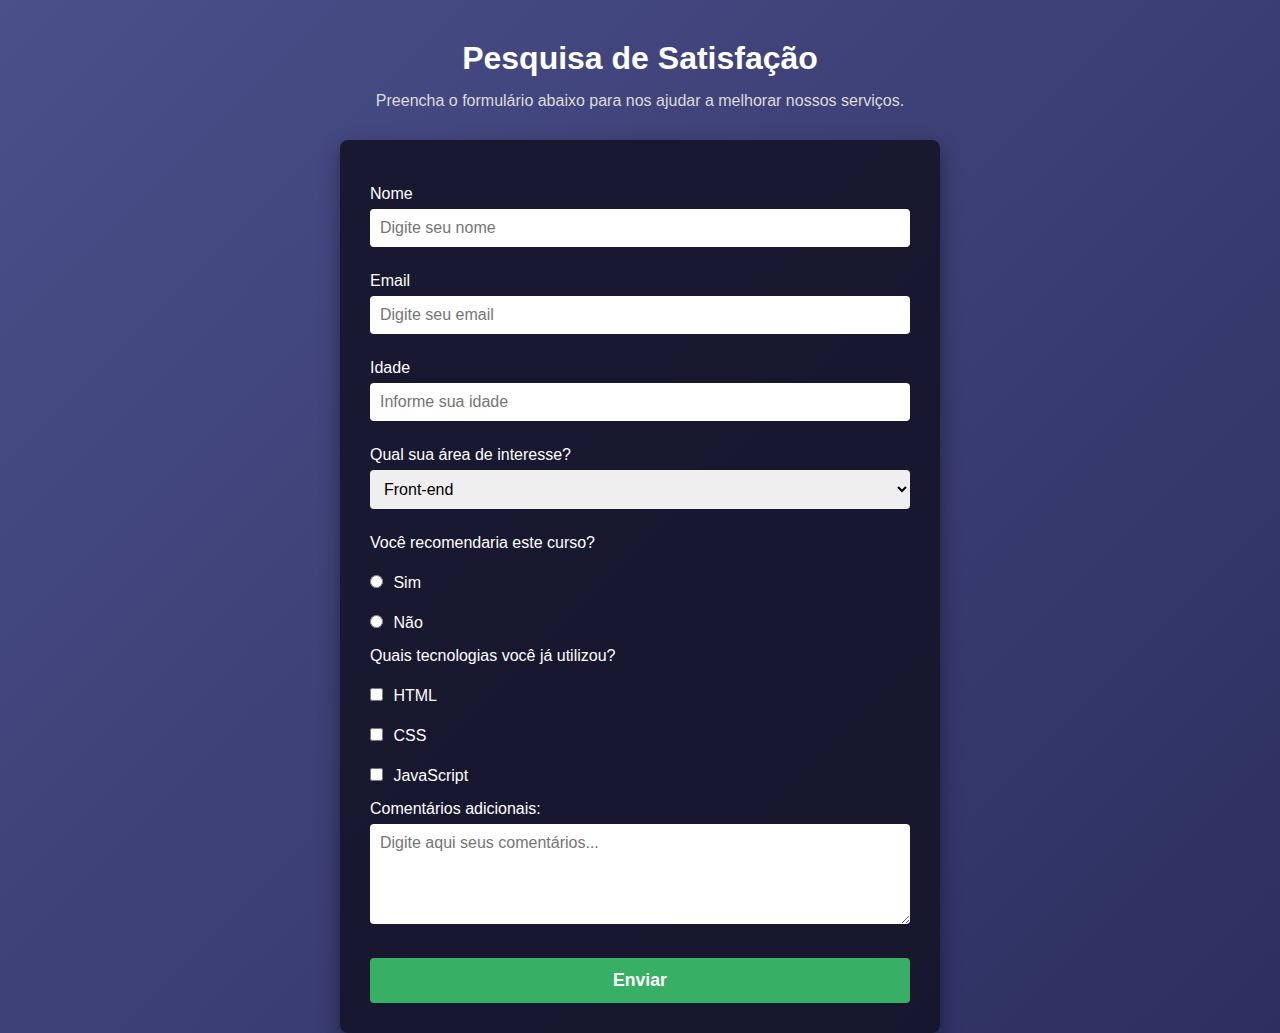
<file: Formulário de Pesquisa/index.html>
<!DOCTYPE html>
<html lang="pt-BR">
  <head>
    <meta charset="UTF-8" />
    <title>Formulário de Pesquisa</title>
    <link rel="stylesheet" href="style.css" />
  </head>
  <body>
    <header>
        <section id="cabeçalho">
            <h1 id="title">Pesquisa de Satisfação</h1>
            <p id="description">
              Preencha o formulário abaixo para nos ajudar a melhorar nossos serviços.
            </p>
        </section>
    </header>
    
    <main>
        <form id="survey-form">
          <label id="name-label" for="name"> Nome </label>
          <input id="name" type="text" placeholder="Digite seu nome" required />
          <label id="email-label" for="email"> Email </label>
          <input id="email" type="email" placeholder="Digite seu email" required />
          <label id="number-label" for="number"> Idade </label>
          <input
            id="number"
            type="number"
            min="10"
            max="100"
            placeholder="Informe sua idade"
          />
          <label for="dropdown"> Qual sua área de interesse? </label>
          <select id="dropdown">
            <option value="frontend">Front-end</option>
            <option value="backend">Back-end</option>
            <option value="dados">Ciência de Dados</option>
          </select>
          <p>Você recomendaria este curso?</p>
          <label>
            <input type="radio" name="recommend" value="sim" />
            Sim
          </label>
          <label>
            <input type="radio" name="recommend" value="nao" />
            Não
          </label>
          <p>Quais tecnologias você já utilizou?</p>
          <label>
            <input type="checkbox" value="html" />
            HTML
          </label>
          <label>
            <input type="checkbox" value="css" />
            CSS
          </label>
          <label>
            <input type="checkbox" value="javascript" />
            JavaScript
          </label>
          <p>Comentários adicionais:</p>
          <textarea placeholder="Digite aqui seus comentários..."></textarea>
          <button id="submit" type="submit">Enviar</button>
        </form>
    </main>
  </body>
</html>
</file>
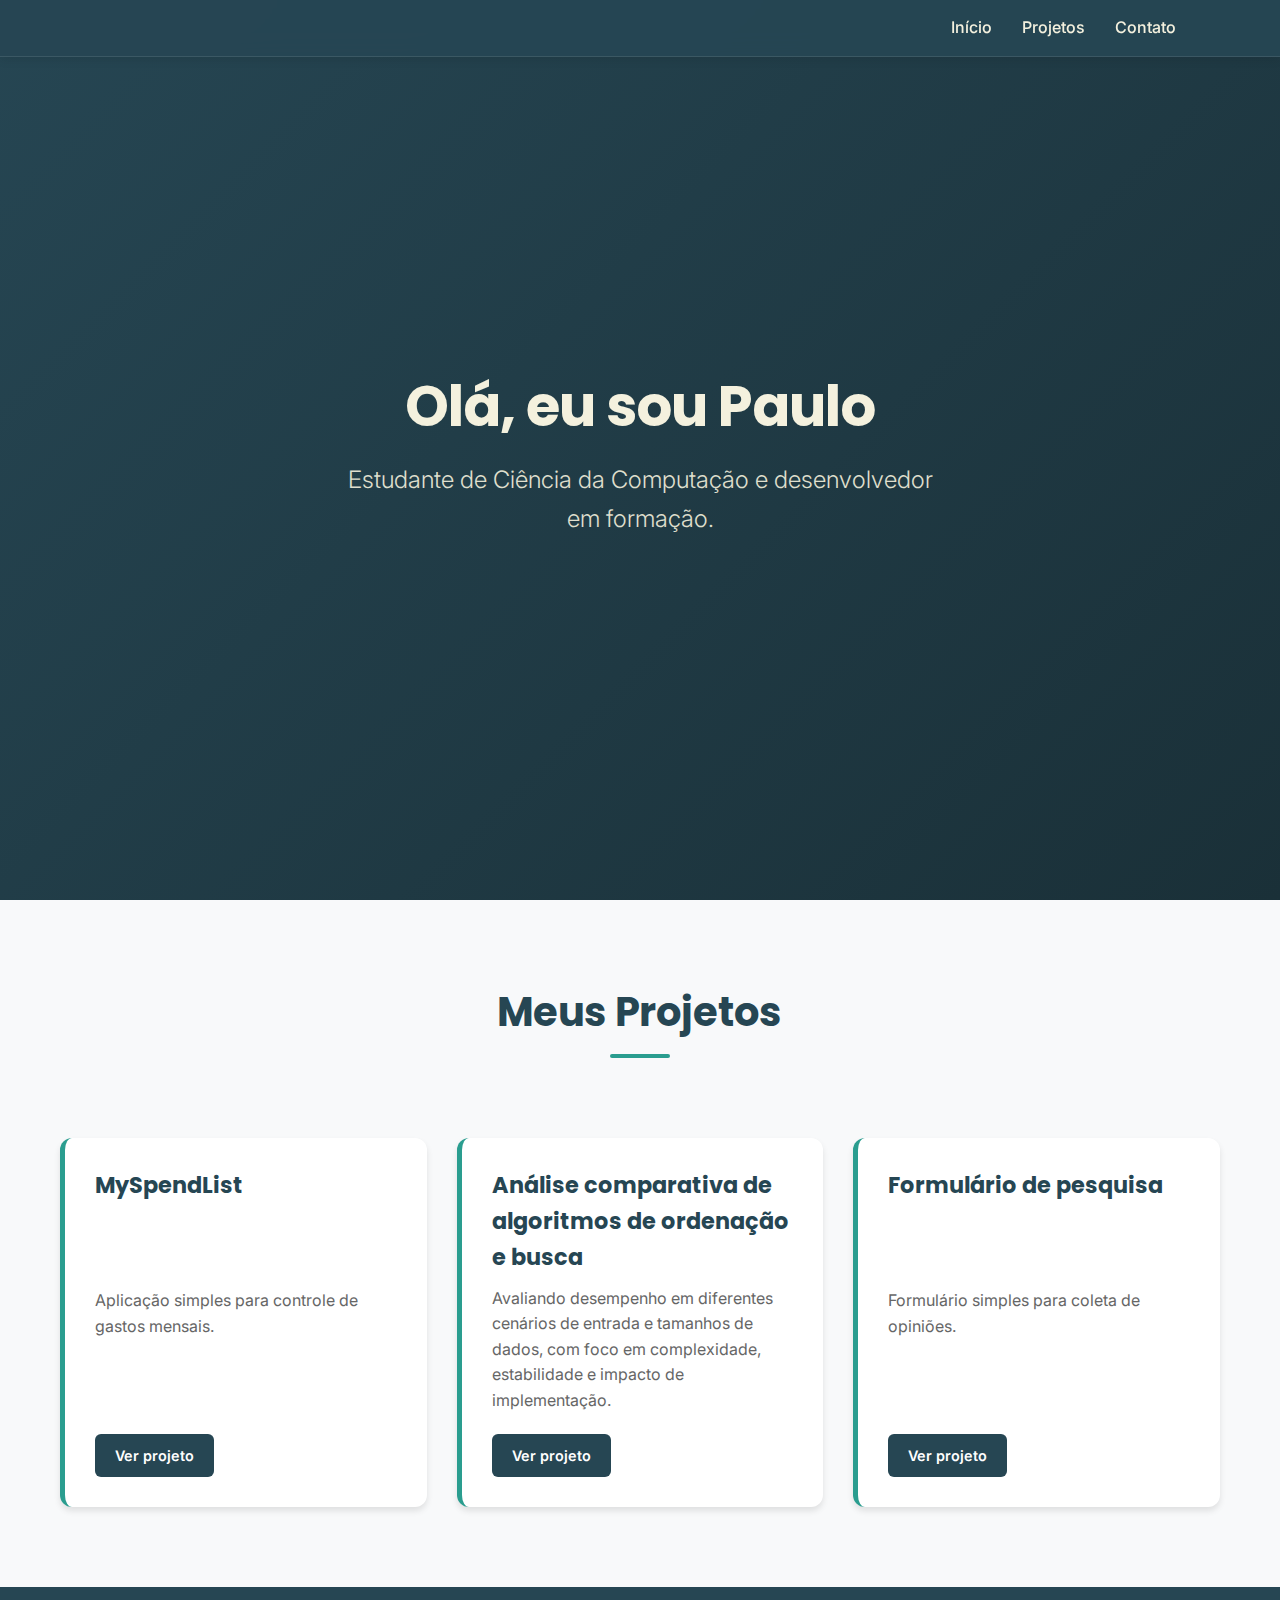
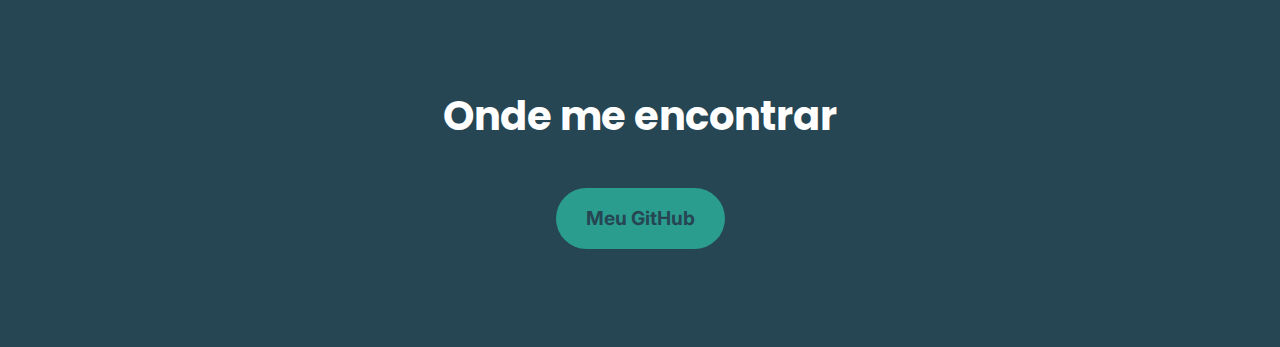
<file: Página de Portfólio Pessoal/index.html>
<!DOCTYPE html>
<html lang="pt-BR">
  <head>
    <meta charset="UTF-8" />
    <meta name="viewport" content="width=device-width, initial-scale=1.0" />
    <title>Portfólio Pessoal</title>
    <link rel="stylesheet" href="styles.css" />
  </head>
  <body>
    <!-- Barra de navegação -->
    <nav id="navbar">
      <ul>
        <li><a href="#welcome-section">Início</a></li>
        <li><a href="#projects">Projetos</a></li>
        <li><a href="#contact">Contato</a></li>
      </ul>
    </nav>

    <!-- Seção de boas-vindas -->
    <section id="welcome-section">
      <h1>Olá, eu sou Paulo</h1>
      <p>Estudante de Ciência da Computação e desenvolvedor em formação.</p>
    </section>

    <!-- Seção de projetos -->
    <section id="projects">
      <h2>Meus Projetos</h2>

      <div class="project-tile">
        <h3>MySpendList</h3>
        <p>Aplicação simples para controle de gastos mensais.</p>
        <a href="https://github.com/jpauloaraujo/MySpendList" target="_blank"
          >Ver projeto</a
        >
      </div>

      <div class="project-tile">
        <h3>Análise comparativa de algoritmos de ordenação e busca</h3>
        <p>
          Avaliando desempenho em diferentes cenários de entrada e tamanhos de
          dados, com foco em complexidade, estabilidade e impacto de
          implementação.
        </p>
        <a
          href="https://github.com/jpauloaraujo/analise-algoritmos-busca-ordenacao"
          target="_blank"
          >Ver projeto</a
        >
      </div>

      <div class="project-tile">
        <h3>Formulário de pesquisa</h3>
        <p>Formulário simples para coleta de opiniões.</p>
        <a
          href="https://github.com/jpauloaraujo/Projetos-de-Tecs.-de-Desenvolvimento-de-Interface-Grafica/tree/main/Formul%C3%A1rio%20de%20Pesquisa"
          target="_blank"
          >Ver projeto</a
        >
      </div>
    </section>

    <!-- Contato / Perfil -->
    <section id="contact">
      <h2>Onde me encontrar</h2>
      <a id="profile-link" href="https://github.com/jpauloaraujo" target="_blank"
        >Meu GitHub</a
      >
    </section>
  </body>
</html>
</file>
<file: Formulário de Pesquisa/style.css>
* {
  margin: 0;
  padding: 0;
  box-sizing: border-box;
  font-family: Arial, Helvetica, sans-serif;
}


body {
  min-height: 100vh;
  background: linear-gradient(135deg, #4b4f8a, #2c2f5f);
  color: #ffffff;
  display: flex;
  flex-direction: column;
  align-items: center;
}

header {
  margin-top: 40px;
  text-align: center;
}

#title {
  font-size: 2rem;
  margin-bottom: 10px;
}

#description {
  color: #dcdcdc;
  margin-bottom: 30px;
}

main {
  width: 100%;
  display: flex;
  justify-content: center;
}

#survey-form {
  background-color: rgba(20, 20, 40, 0.9);
  padding: 30px;
  border-radius: 8px;
  width: 100%;
  max-width: 600px;
  box-shadow: 0 8px 20px rgba(0, 0, 0, 0.4);
}

label,
p {
  display: block;
  margin-top: 15px;
  margin-bottom: 6px;
  font-weight: 500;
}

input[type="text"],
input[type="email"],
input[type="number"],
select,
textarea {
  width: 100%;
  padding: 10px;
  border-radius: 4px;
  border: none;
  outline: none;
  margin-bottom: 10px;
  font-size: 1rem;
}

input[type="radio"],
input[type="checkbox"] {
  margin-right: 6px;
}

label input[type="radio"],
label input[type="checkbox"] {
  margin-top: 8px;
}

label {
  cursor: pointer;
}

textarea {
  resize: vertical;
  min-height: 100px;
}

#submit {
  margin-top: 20px;
  width: 100%;
  padding: 12px;
  font-size: 1.1rem;
  font-weight: bold;
  color: #ffffff;
  background-color: #37af65;
  border: none;
  border-radius: 4px;
  cursor: pointer;
  transition: background-color 0.3s ease;
}

#submit:hover {
  background-color: #2e8b57;
}
</file>
<file: Página de Portfólio Pessoal/styles.css>
@import url('https://fonts.googleapis.com/css2?family=Inter:wght@300;400;600&family=Poppins:wght@500;700&display=swap');

:root {
  --primary-color: #2A9D8F;
  --secondary-color: #264653;
  --accent-color: #E9C46A;
  --bg-light: #F8F9FA;
  --bg-white: #FFFFFF;
  --text-dark: #333333;
  --text-light: #F4F1DE;
  --shadow: 0 4px 6px rgba(0, 0, 0, 0.1);
  --transition: all 0.3s ease;
}

* {
  margin: 0;
  padding: 0;
  box-sizing: border-box;
}

html {
  scroll-behavior: smooth;
}

body {
  font-family: 'Inter', sans-serif;
  color: var(--text-dark);
  background-color: var(--bg-light);
  line-height: 1.6;
}

h1, h2, h3 {
  font-family: 'Poppins', sans-serif;
  font-weight: 700;
}

#navbar {
  position: fixed;
  top: 0;
  left: 0;
  width: 100%;
  background: rgba(38, 70, 83, 0.95);
  backdrop-filter: blur(10px);
  border-bottom: 1px solid rgba(255, 255, 255, 0.1);
  z-index: 1000;
  box-shadow: 0 2px 10px rgba(0,0,0,0.1);
}

#navbar ul {
  display: flex;
  justify-content: flex-end;
  list-style: none;
  padding: 15px 5%;
  max-width: 1200px;
  margin: 0 auto;
}

#navbar li {
  margin-left: 30px;
}

#navbar a {
  color: var(--text-light);
  text-decoration: none;
  font-weight: 500;
  font-size: 1rem;
  transition: var(--transition);
  position: relative;
}

#navbar a::after {
  content: '';
  position: absolute;
  width: 0;
  height: 2px;
  bottom: -4px;
  left: 0;
  background-color: var(--primary-color);
  transition: width 0.3s;
}

#navbar a:hover::after {
  width: 100%;
}

#navbar a:hover {
  color: var(--primary-color);
}

#welcome-section {
  height: 100vh;
  display: flex;
  flex-direction: column;
  justify-content: center;
  align-items: center;
  text-align: center;
  padding: 0 20px;
  background: linear-gradient(135deg, var(--secondary-color), #1a3038);
  color: var(--text-light);
}

#welcome-section h1 {
  font-size: 3.5rem;
  margin-bottom: 10px;
  letter-spacing: -1px;
}

#welcome-section h1 span {
  color: var(--primary-color);
}

#welcome-section p {
  font-size: 1.5rem;
  font-weight: 300;
  opacity: 0.9;
  max-width: 600px;
}

#projects {
  padding: 80px 20px;
  background-color: var(--bg-light);
  max-width: 1200px;
  margin: 0 auto;
  display: flex;
  flex-direction: column;
}

#projects h2 {
  font-size: 2.5rem;
  margin-bottom: 50px;
  text-align: center;
  color: var(--secondary-color);
  position: relative;
}

#projects h2::after {
  content: '';
  display: block;
  width: 60px;
  height: 4px;
  background-color: var(--primary-color);
  margin: 10px auto 0;
  border-radius: 2px;
}

.project-tile {
  background: var(--bg-white);
  border-radius: 12px;
  padding: 30px;
  margin-bottom: 30px;
  box-shadow: var(--shadow);
  transition: var(--transition);
  border-left: 5px solid var(--primary-color);
  display: flex;
  flex-direction: column;
  justify-content: space-between;
}

@media (min-width: 768px) {
  section#projects {
    display: grid;
    grid-template-columns: repeat(auto-fit, minmax(300px, 1fr));
    gap: 30px;
    align-items: start;
  }

  .project-tile {
    margin-bottom: 0;
    height: 100%;
  }

  #projects h2 {
    grid-column: 1 / -1;
  }
}

.project-tile:hover {
  transform: translateY(-5px);
  box-shadow: 0 10px 20px rgba(0, 0, 0, 0.15);
}

.project-tile h3 {
  font-size: 1.4rem;
  color: var(--secondary-color);
  margin-bottom: 10px;
}

.project-tile p {
  color: #666;
  font-size: 1rem;
  margin-bottom: 20px;
}

.project-tile a {
  display: inline-block;
  padding: 10px 20px;
  background-color: var(--secondary-color);
  color: white;
  text-decoration: none;
  border-radius: 6px;
  font-weight: 600;
  font-size: 0.9rem;
  transition: var(--transition);
  align-self: flex-start;
}

.project-tile a:hover {
  background-color: var(--primary-color);
}

#contact {
  background-color: var(--secondary-color);
  color: white;
  padding: 80px 20px;
  text-align: center;
  display: flex;
  flex-direction: column;
  justify-content: center;
  align-items: center;
  min-height: 40vh;
}

#contact h2 {
  font-size: 2.5rem;
  margin-bottom: 20px;
}

#profile-link {
  font-size: 1.2rem;
  color: var(--secondary-color);
  background-color: var(--primary-color);
  padding: 15px 30px;
  border-radius: 50px;
  text-decoration: none;
  font-weight: bold;
  transition: var(--transition);
  margin-top: 20px;
  display: inline-flex;
  align-items: center;
  gap: 10px;
}

#profile-link:hover {
  background-color: white;
  color: var(--secondary-color);
  transform: scale(1.05);
}

@media (max-width: 600px) {
  #welcome-section h1 {
    font-size: 2.5rem;
  }

  #welcome-section p {
    font-size: 1.1rem;
  }

  #navbar ul {
    justify-content: center;
    padding: 15px 0;
  }

  #navbar li {
    margin: 0 10px;
  }
}
</file>
